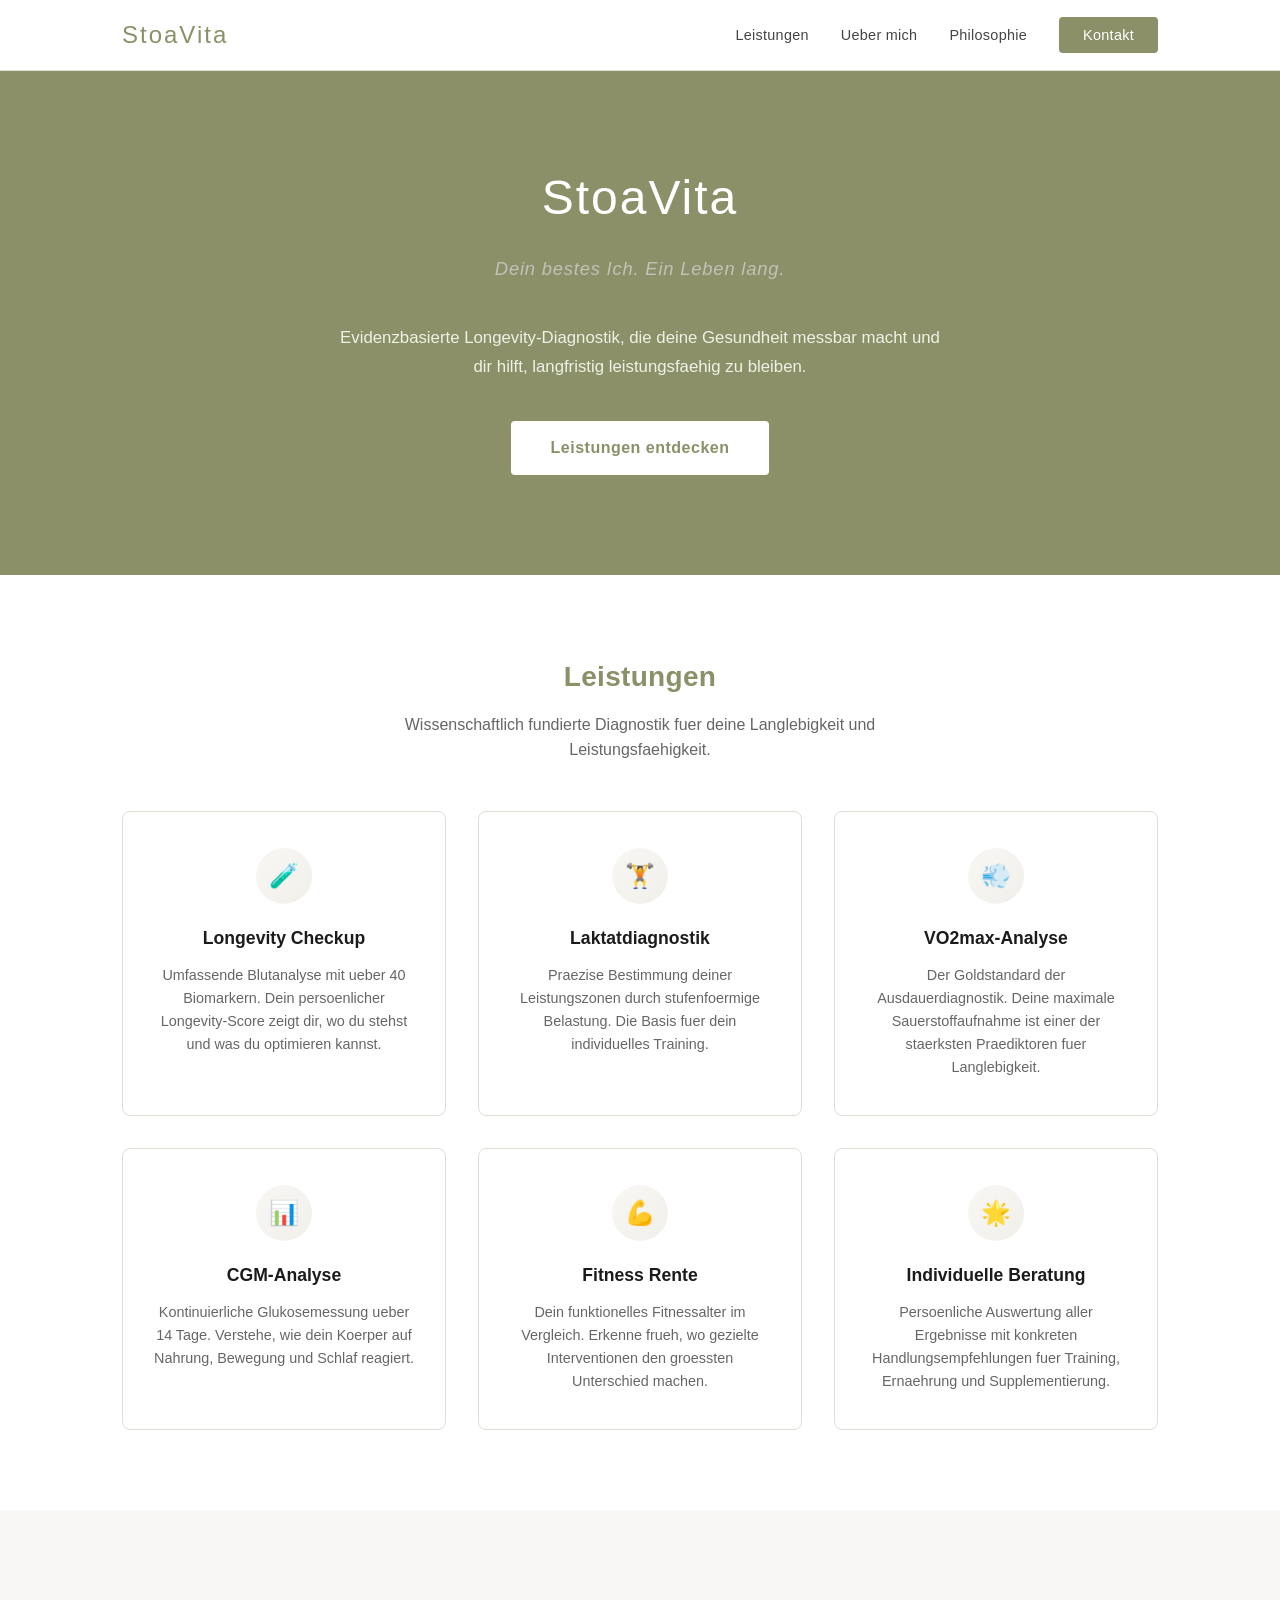
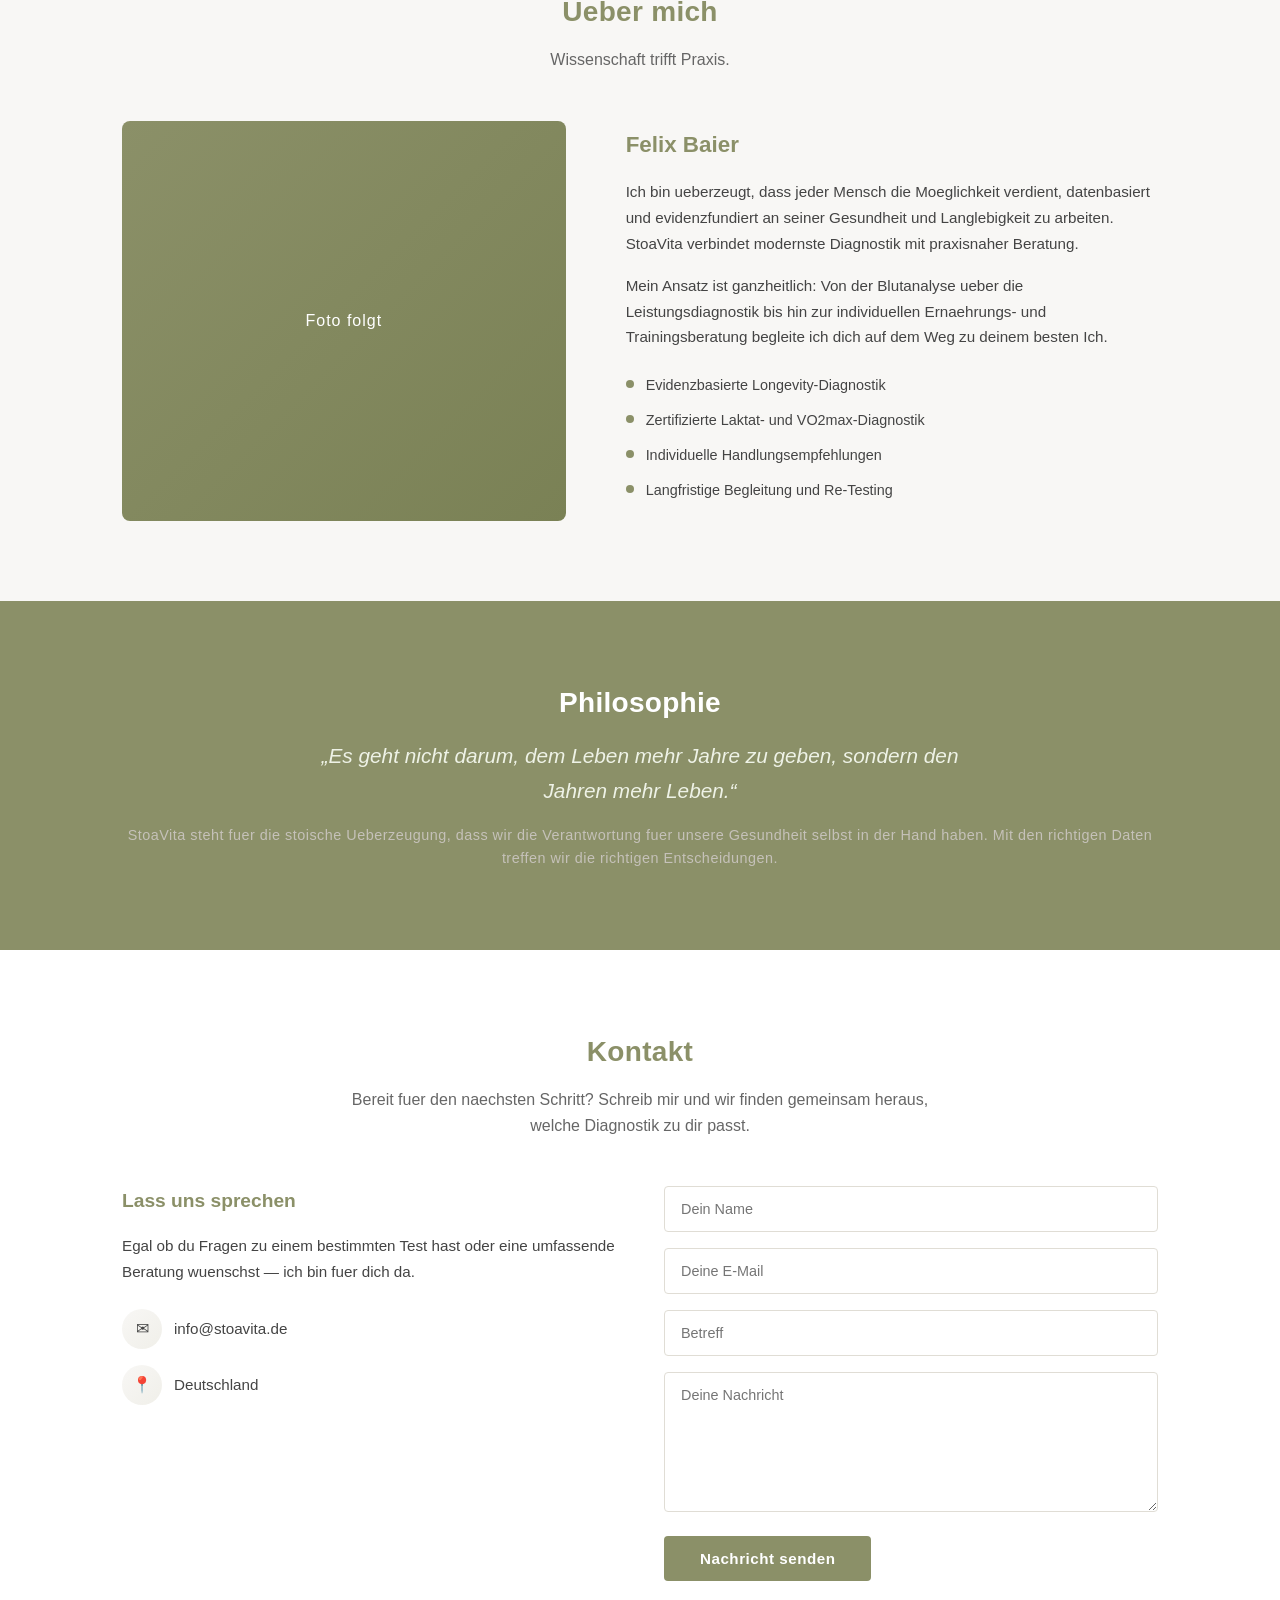
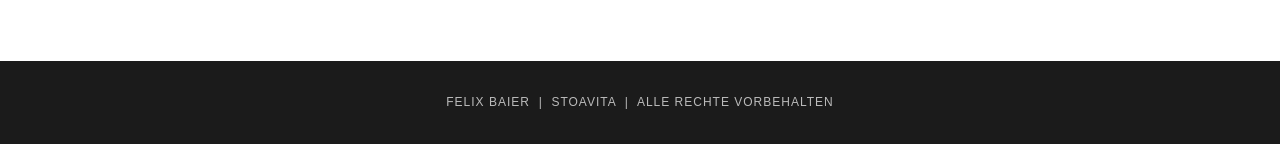
<file: index.html>
<!DOCTYPE html>
<html lang="de">
<head>
  <meta charset="UTF-8">
  <meta name="viewport" content="width=device-width, initial-scale=1.0">
  <meta name="description" content="StoaVita — Evidenzbasierte Longevity-Diagnostik. Langlebigkeit messbar machen mit Laktatdiagnostik, VO2max-Analyse und Longevity Checkup.">
  <title>StoaVita — Dein bestes Ich. Ein Leben lang.</title>
  <link rel="stylesheet" href="css/style.css">
</head>
<body>

  <!-- Navigation -->
  <nav class="navbar">
    <div class="container">
      <a href="#" class="navbar-brand">StoaVita</a>
      <button class="menu-toggle" aria-label="Menu">
        <span></span><span></span><span></span>
      </button>
      <ul class="nav-links">
        <li><a href="#leistungen">Leistungen</a></li>
        <li><a href="#ueber">Ueber mich</a></li>
        <li><a href="#philosophie">Philosophie</a></li>
        <li><a href="#kontakt" class="nav-cta">Kontakt</a></li>
      </ul>
    </div>
  </nav>

  <!-- Hero -->
  <section class="hero" id="hero">
    <div class="container">
      <h1>StoaVita</h1>
      <p class="tagline">Dein bestes Ich. Ein Leben lang.</p>
      <p>Evidenzbasierte Longevity-Diagnostik, die deine Gesundheit messbar macht und dir hilft, langfristig leistungsfaehig zu bleiben.</p>
      <a href="#leistungen" class="hero-cta">Leistungen entdecken</a>
    </div>
  </section>

  <!-- Leistungen -->
  <section id="leistungen">
    <div class="container">
      <h2 class="section-title">Leistungen</h2>
      <p class="section-subtitle">Wissenschaftlich fundierte Diagnostik fuer deine Langlebigkeit und Leistungsfaehigkeit.</p>

      <div class="services-grid">
        <div class="service-card">
          <div class="service-icon">&#x1F9EA;</div>
          <h3>Longevity Checkup</h3>
          <p>Umfassende Blutanalyse mit ueber 40 Biomarkern. Dein persoenlicher Longevity-Score zeigt dir, wo du stehst und was du optimieren kannst.</p>
        </div>

        <div class="service-card">
          <div class="service-icon">&#x1F3CB;</div>
          <h3>Laktatdiagnostik</h3>
          <p>Praezise Bestimmung deiner Leistungszonen durch stufenfoermige Belastung. Die Basis fuer dein individuelles Training.</p>
        </div>

        <div class="service-card">
          <div class="service-icon">&#x1F4A8;</div>
          <h3>VO2max-Analyse</h3>
          <p>Der Goldstandard der Ausdauerdiagnostik. Deine maximale Sauerstoffaufnahme ist einer der staerksten Praediktoren fuer Langlebigkeit.</p>
        </div>

        <div class="service-card">
          <div class="service-icon">&#x1F4CA;</div>
          <h3>CGM-Analyse</h3>
          <p>Kontinuierliche Glukosemessung ueber 14 Tage. Verstehe, wie dein Koerper auf Nahrung, Bewegung und Schlaf reagiert.</p>
        </div>

        <div class="service-card">
          <div class="service-icon">&#x1F4AA;</div>
          <h3>Fitness Rente</h3>
          <p>Dein funktionelles Fitnessalter im Vergleich. Erkenne frueh, wo gezielte Interventionen den groessten Unterschied machen.</p>
        </div>

        <div class="service-card">
          <div class="service-icon">&#x1F31F;</div>
          <h3>Individuelle Beratung</h3>
          <p>Persoenliche Auswertung aller Ergebnisse mit konkreten Handlungsempfehlungen fuer Training, Ernaehrung und Supplementierung.</p>
        </div>
      </div>
    </div>
  </section>

  <!-- Ueber mich -->
  <section class="about" id="ueber">
    <div class="container">
      <h2 class="section-title">Ueber mich</h2>
      <p class="section-subtitle">Wissenschaft trifft Praxis.</p>

      <div class="about-content">
        <div class="about-image">Foto folgt</div>
        <div class="about-text">
          <h3>Felix Baier</h3>
          <p>Ich bin ueberzeugt, dass jeder Mensch die Moeglichkeit verdient, datenbasiert und evidenzfundiert an seiner Gesundheit und Langlebigkeit zu arbeiten. StoaVita verbindet modernste Diagnostik mit praxisnaher Beratung.</p>
          <p>Mein Ansatz ist ganzheitlich: Von der Blutanalyse ueber die Leistungsdiagnostik bis hin zur individuellen Ernaehrungs- und Trainingsberatung begleite ich dich auf dem Weg zu deinem besten Ich.</p>
          <ul class="about-highlights">
            <li><span class="dot"></span>Evidenzbasierte Longevity-Diagnostik</li>
            <li><span class="dot"></span>Zertifizierte Laktat- und VO2max-Diagnostik</li>
            <li><span class="dot"></span>Individuelle Handlungsempfehlungen</li>
            <li><span class="dot"></span>Langfristige Begleitung und Re-Testing</li>
          </ul>
        </div>
      </div>
    </div>
  </section>

  <!-- Philosophie -->
  <section class="philosophy" id="philosophie">
    <div class="container">
      <h2 class="section-title">Philosophie</h2>
      <blockquote>
        &bdquo;Es geht nicht darum, dem Leben mehr Jahre zu geben, sondern den Jahren mehr Leben.&ldquo;
      </blockquote>
      <p class="quote-author">StoaVita steht fuer die stoische Ueberzeugung, dass wir die Verantwortung fuer unsere Gesundheit selbst in der Hand haben. Mit den richtigen Daten treffen wir die richtigen Entscheidungen.</p>
    </div>
  </section>

  <!-- Kontakt -->
  <section id="kontakt">
    <div class="container">
      <h2 class="section-title">Kontakt</h2>
      <p class="section-subtitle">Bereit fuer den naechsten Schritt? Schreib mir und wir finden gemeinsam heraus, welche Diagnostik zu dir passt.</p>

      <div class="contact-content">
        <div class="contact-info">
          <h3>Lass uns sprechen</h3>
          <p>Egal ob du Fragen zu einem bestimmten Test hast oder eine umfassende Beratung wuenschst — ich bin fuer dich da.</p>
          <ul class="contact-details">
            <li>
              <span class="icon">&#x2709;</span>
              <span>info@stoavita.de</span>
            </li>
            <li>
              <span class="icon">&#x1F4CD;</span>
              <span>Deutschland</span>
            </li>
          </ul>
        </div>

        <form class="contact-form" action="#" method="post">
          <input type="text" name="name" placeholder="Dein Name" required>
          <input type="email" name="email" placeholder="Deine E-Mail" required>
          <input type="text" name="betreff" placeholder="Betreff">
          <textarea name="nachricht" placeholder="Deine Nachricht" required></textarea>
          <button type="submit" class="btn-primary">Nachricht senden</button>
        </form>
      </div>
    </div>
  </section>

  <!-- Footer -->
  <footer class="footer">
    <div class="container">
      <p>Felix Baier &nbsp;|&nbsp; StoaVita &nbsp;|&nbsp; Alle Rechte vorbehalten</p>
    </div>
  </footer>

  <script src="js/main.js"></script>
</body>
</html>
</file>
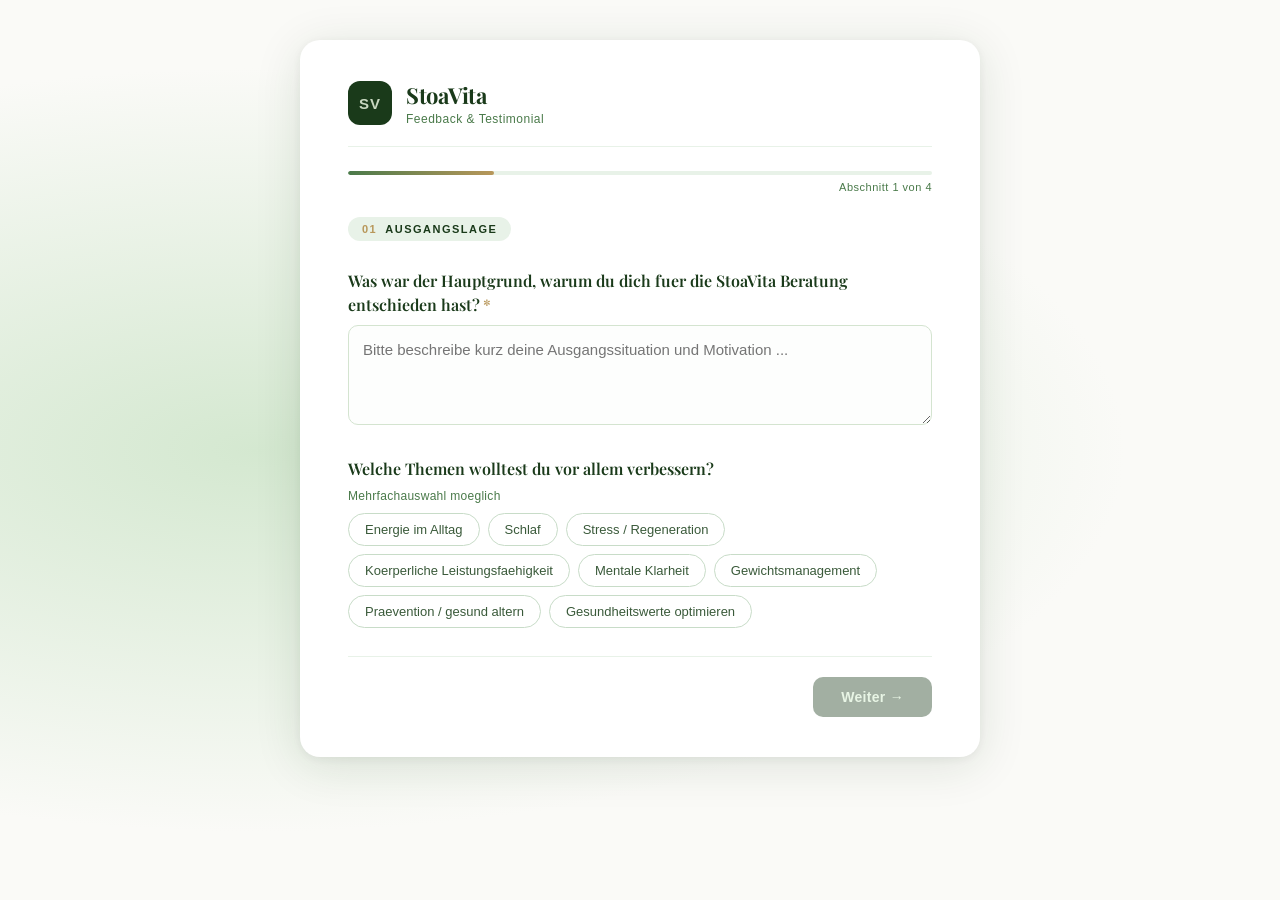
<file: feedback.html>
<!DOCTYPE html>
<html lang="de">
<head>
<meta charset="UTF-8">
<meta name="viewport" content="width=device-width, initial-scale=1.0">
<title>StoaVita — Feedback & Testimonial</title>
<style>
  @import url('https://fonts.googleapis.com/css2?family=Playfair+Display:wght@400;600;700&display=swap');

  *, *::before, *::after { margin: 0; padding: 0; box-sizing: border-box; }

  :root {
    --sv-dark: #1a3a1a;
    --sv-green: #4a7a4a;
    --sv-green-light: #e8f2e8;
    --sv-gold: #b8975a;
    --sv-bg: #fafaf7;
    --sv-white: #ffffff;
    --sv-border: #d4e4d0;
    --sv-text: #2a3a2a;
    --sv-muted: #7a9a7a;
    --sv-olive: #8B9068;
  }

  body {
    font-family: 'Segoe UI', -apple-system, BlinkMacSystemFont, 'Helvetica Neue', Arial, sans-serif;
    background: radial-gradient(ellipse at 20% 50%, #d4e8d0 0%, var(--sv-bg) 60%);
    color: var(--sv-text);
    min-height: 100vh;
    display: flex;
    align-items: flex-start;
    justify-content: center;
    padding: 40px 16px;
  }

  .card {
    background: var(--sv-white);
    border-radius: 20px;
    box-shadow: 0 8px 48px rgba(26,58,26,0.12), 0 2px 8px rgba(26,58,26,0.06);
    padding: 40px 48px;
    width: 100%;
    max-width: 680px;
  }

  @media (max-width: 600px) {
    .card { padding: 28px 20px; }
    body { padding: 20px 12px; }
  }

  /* Header */
  .header {
    display: flex;
    align-items: center;
    gap: 14px;
    padding-bottom: 20px;
    margin-bottom: 24px;
    border-bottom: 1px solid var(--sv-green-light);
  }

  .logo-box {
    width: 44px; height: 44px;
    border-radius: 12px;
    background: var(--sv-dark);
    color: #c8d8c0;
    display: flex; align-items: center; justify-content: center;
    font-size: 15px; font-weight: 700; letter-spacing: 1px;
    flex-shrink: 0;
  }

  .header-text h1 {
    font-family: 'Playfair Display', Georgia, serif;
    font-size: 22px; font-weight: 700; color: var(--sv-dark);
    letter-spacing: -0.3px;
  }

  .header-text p {
    font-size: 12px; color: var(--sv-green);
    letter-spacing: 0.5px; margin-top: 2px;
  }

  /* Progress */
  .progress-bar { height: 4px; border-radius: 2px; background: var(--sv-green-light); margin-bottom: 6px; overflow: hidden; }
  .progress-fill { height: 100%; border-radius: 2px; background: linear-gradient(90deg, var(--sv-green), var(--sv-gold)); transition: width 0.4s ease; }
  .progress-label { font-size: 11px; color: var(--sv-green); text-align: right; letter-spacing: 0.5px; margin-bottom: 24px; }

  /* Step pill */
  .step-pill {
    display: inline-flex; align-items: center; gap: 8px;
    background: var(--sv-green-light); border-radius: 20px;
    padding: 6px 14px; font-size: 11px; font-weight: 700;
    letter-spacing: 1.5px; text-transform: uppercase;
    color: var(--sv-dark); margin-bottom: 28px;
  }
  .step-pill .num { color: var(--sv-gold); font-weight: 800; }

  /* Questions */
  .question { margin-bottom: 28px; }
  .question:last-child { margin-bottom: 0; }

  .question label {
    display: block; font-family: 'Playfair Display', Georgia, serif;
    font-size: 16px; font-weight: 600; color: var(--sv-dark);
    line-height: 1.5; margin-bottom: 8px;
  }

  .question label .req { color: var(--sv-gold); margin-left: 3px; }
  .question .hint { font-size: 12px; color: var(--sv-green); margin-bottom: 10px; letter-spacing: 0.3px; }

  textarea, input[type="text"], input[type="email"] {
    width: 100%; border: 1.5px solid var(--sv-border); border-radius: 10px;
    padding: 12px 14px; font-size: 15px; font-family: inherit;
    color: var(--sv-text); background: #fdfefd; line-height: 1.6;
    resize: vertical; outline: none; transition: border-color 0.2s;
  }
  textarea:focus, input:focus { border-color: var(--sv-green); }
  textarea { min-height: 100px; }

  /* Chips */
  .chips { display: flex; flex-wrap: wrap; gap: 8px; }
  .chip {
    padding: 8px 16px; border-radius: 24px; font-size: 13px;
    border: 1.5px solid #c8dcc8; background: var(--sv-white);
    color: #3a5a3a; cursor: pointer; transition: all 0.2s;
    user-select: none; font-family: inherit;
  }
  .chip:hover { border-color: var(--sv-green); }
  .chip.selected {
    border-color: var(--sv-dark); background: var(--sv-dark); color: #c8e8c0;
  }
  .chip.selected::before { content: "\2713 "; color: var(--sv-gold); font-weight: 700; }

  /* Rating */
  .rating-row { display: flex; gap: 6px; flex-wrap: wrap; margin-bottom: 6px; }
  .rating-btn {
    width: 44px; height: 44px; border-radius: 10px; border: 1.5px solid #c8dcc8;
    background: var(--sv-white); color: var(--sv-green); font-size: 14px; font-weight: 600;
    cursor: pointer; transition: all 0.2s; font-family: inherit;
  }
  .rating-btn:hover { border-color: var(--sv-green); }
  .rating-btn.filled { background: var(--sv-green-light); color: var(--sv-dark); }
  .rating-btn.selected {
    border-color: var(--sv-dark); background: var(--sv-dark); color: #c8e8c0;
    transform: scale(1.1); box-shadow: 0 4px 12px rgba(26,58,26,0.25);
  }
  .rating-labels { display: flex; justify-content: space-between; font-size: 11px; color: var(--sv-muted); letter-spacing: 0.3px; }

  /* Radio */
  .radio-group { display: flex; flex-direction: column; gap: 8px; }
  .radio-btn {
    display: flex; align-items: center; gap: 10px;
    padding: 12px 16px; border-radius: 10px; border: 1.5px solid #c8dcc8;
    background: var(--sv-white); cursor: pointer; transition: all 0.2s;
    font-size: 14px; color: #2a4a2a; font-family: inherit; text-align: left; width: 100%;
  }
  .radio-btn:hover { border-color: var(--sv-green); }
  .radio-btn.selected { border-color: var(--sv-green); background: var(--sv-green-light); color: var(--sv-dark); font-weight: 600; }
  .radio-dot {
    width: 16px; height: 16px; border-radius: 50%; border: 2px solid #b0cab0;
    flex-shrink: 0; transition: all 0.2s;
  }
  .radio-btn.selected .radio-dot {
    border-color: var(--sv-dark); background: var(--sv-dark);
    box-shadow: inset 0 0 0 3px var(--sv-white);
  }

  /* Highlight box */
  .highlight-box {
    background: linear-gradient(135deg, #f7fdf7, #fffdf4);
    border: 1px solid rgba(184,151,90,0.2);
    border-radius: 12px; padding: 20px 22px; margin: 0 -4px;
  }

  /* Navigation */
  .nav { display: flex; justify-content: space-between; align-items: center; margin-top: 28px; padding-top: 20px; border-top: 1px solid var(--sv-green-light); gap: 12px; }
  .btn-back {
    padding: 12px 20px; border-radius: 10px; border: 1.5px solid #c8dcc8;
    background: transparent; color: var(--sv-green); font-size: 14px;
    font-weight: 600; cursor: pointer; font-family: inherit;
  }
  .btn-back:hover { border-color: var(--sv-green); }
  .btn-next {
    margin-left: auto; padding: 12px 28px; border-radius: 10px; border: none;
    background: var(--sv-dark); color: #c8e8c0; font-size: 14px;
    font-weight: 700; cursor: pointer; font-family: inherit;
    letter-spacing: 0.3px; box-shadow: 0 4px 16px rgba(26,58,26,0.2);
    transition: all 0.2s;
  }
  .btn-next:hover { transform: translateY(-1px); box-shadow: 0 6px 20px rgba(26,58,26,0.3); }
  .btn-next:disabled { opacity: 0.4; cursor: not-allowed; transform: none; box-shadow: none; }

  /* Success */
  .success { text-align: center; padding: 20px 0; }
  .success .check { font-size: 52px; color: var(--sv-green); margin-bottom: 16px; }
  .success h2 { font-family: 'Playfair Display', Georgia, serif; font-size: 28px; color: var(--sv-dark); margin-bottom: 12px; }
  .success p { color: #4a5e4a; max-width: 400px; margin: 0 auto 28px; line-height: 1.7; }
  .success .sig { font-size: 13px; letter-spacing: 2px; color: var(--sv-muted); }

  /* Copy button */
  .btn-copy {
    display: inline-flex; align-items: center; gap: 8px;
    padding: 12px 24px; border-radius: 10px; border: 1.5px solid var(--sv-olive);
    background: var(--sv-white); color: var(--sv-olive); font-size: 14px;
    font-weight: 600; cursor: pointer; font-family: inherit;
    transition: all 0.2s; margin-top: 16px;
  }
  .btn-copy:hover { background: var(--sv-olive); color: var(--sv-white); }
  .btn-copy.copied { background: var(--sv-green); color: var(--sv-white); border-color: var(--sv-green); }

  .btn-email {
    display: inline-flex; align-items: center; gap: 8px;
    padding: 14px 28px; border-radius: 10px; border: none;
    background: var(--sv-dark); color: #c8e8c0; font-size: 14px;
    font-weight: 700; cursor: pointer; font-family: inherit;
    letter-spacing: 0.3px; box-shadow: 0 4px 16px rgba(26,58,26,0.2);
    transition: all 0.2s; text-decoration: none; margin-top: 12px;
  }
  .btn-email:hover { transform: translateY(-1px); }

  .hidden { display: none !important; }
</style>
</head>
<body>

<div class="card" id="app">
  <!-- Header -->
  <div class="header">
    <div class="logo-box">SV</div>
    <div class="header-text">
      <h1>StoaVita</h1>
      <p>Feedback & Testimonial</p>
    </div>
  </div>

  <!-- Progress -->
  <div class="progress-bar"><div class="progress-fill" id="progressFill" style="width: 25%"></div></div>
  <div class="progress-label" id="progressLabel">Abschnitt 1 von 4</div>

  <!-- STEP 1: Ausgangslage -->
  <div class="step" id="step1">
    <div class="step-pill"><span class="num">01</span> Ausgangslage</div>

    <div class="question">
      <label>Was war der Hauptgrund, warum du dich fuer die StoaVita Beratung entschieden hast?<span class="req">*</span></label>
      <textarea id="q1" placeholder="Bitte beschreibe kurz deine Ausgangssituation und Motivation ..."></textarea>
    </div>

    <div class="question">
      <label>Welche Themen wolltest du vor allem verbessern?</label>
      <div class="hint">Mehrfachauswahl moeglich</div>
      <div class="chips" id="q2chips">
        <button class="chip" data-q="q2">Energie im Alltag</button>
        <button class="chip" data-q="q2">Schlaf</button>
        <button class="chip" data-q="q2">Stress / Regeneration</button>
        <button class="chip" data-q="q2">Koerperliche Leistungsfaehigkeit</button>
        <button class="chip" data-q="q2">Mentale Klarheit</button>
        <button class="chip" data-q="q2">Gewichtsmanagement</button>
        <button class="chip" data-q="q2">Praevention / gesund altern</button>
        <button class="chip" data-q="q2">Gesundheitswerte optimieren</button>
      </div>
    </div>
  </div>

  <!-- STEP 2: Ergebnisse -->
  <div class="step hidden" id="step2">
    <div class="step-pill"><span class="num">02</span> Ergebnisse</div>

    <div class="question">
      <label>Was hat sich durch die Zusammenarbeit fuer dich am deutlichsten veraendert?<span class="req">*</span></label>
      <textarea id="q3" placeholder="Konkrete Veraenderungen, spuerbare Unterschiede im Alltag ..."></textarea>
    </div>

    <div class="question">
      <label>Welche Empfehlungen hast du tatsaechlich umgesetzt?</label>
      <div class="hint">Mehrfachauswahl moeglich</div>
      <div class="chips" id="q4chips">
        <button class="chip" data-q="q4">Ernaehrung</button>
        <button class="chip" data-q="q4">Schlafoptimierung</button>
        <button class="chip" data-q="q4">Training / Bewegung</button>
        <button class="chip" data-q="q4">Stressmanagement</button>
        <button class="chip" data-q="q4">Supplemente</button>
        <button class="chip" data-q="q4">Routinen / Alltagsstruktur</button>
        <button class="chip" data-q="q4">Tracking von Gesundheitswerten</button>
      </div>
    </div>

    <div class="question">
      <label>Was war dein groesster persoenlicher Nutzen?<span class="req">*</span></label>
      <textarea id="q5" placeholder="Was hat sich fuer dich am nachhaltigsten veraendert? ..."></textarea>
    </div>
  </div>

  <!-- STEP 3: Bewertung -->
  <div class="step hidden" id="step3">
    <div class="step-pill"><span class="num">03</span> Bewertung</div>

    <div class="question">
      <label>Wie stark hat dir die Beratung insgesamt geholfen?<span class="req">*</span></label>
      <div class="rating-row" data-q="q6"></div>
      <div class="rating-labels"><span>Kaum hilfreich</span><span>Extrem hilfreich</span></div>
    </div>

    <div class="question">
      <label>Wie verstaendlich und alltagstauglich waren die Empfehlungen?<span class="req">*</span></label>
      <div class="rating-row" data-q="q7"></div>
      <div class="rating-labels"><span>Schwer umsetzbar</span><span>Sehr klar & leicht umsetzbar</span></div>
    </div>

    <div class="question">
      <label>Hattest du das Gefuehl, verantwortungsvoll und fair beraten worden zu sein?<span class="req">*</span></label>
      <div class="rating-row" data-q="q8"></div>
      <div class="rating-labels"><span>Ueberhaupt nicht</span><span>Absolut</span></div>
    </div>
  </div>

  <!-- STEP 4: Testimonial & Freigabe -->
  <div class="step hidden" id="step4">
    <div class="step-pill"><span class="num">04</span> Testimonial & Freigabe</div>

    <div class="question">
      <div class="highlight-box">
        <label>Wenn du die StoaVita Beratung in 1-2 Saetzen beschreiben muesstest — was wuerdest du sagen?<span class="req">*</span></label>
        <textarea id="q9" placeholder="Dein persoenliches Statement ..." rows="3"></textarea>
      </div>
    </div>

    <div class="question">
      <label>Dein Name<span class="req">*</span></label>
      <input type="text" id="qName" placeholder="Vorname Nachname">
    </div>

    <div class="question">
      <label>Deine E-Mail (nur fuer Rueckfragen)<span class="req">*</span></label>
      <input type="email" id="qEmail" placeholder="name@beispiel.de">
    </div>

    <div class="question">
      <label>Duerfen wir dein Feedback als Testimonial verwenden?<span class="req">*</span></label>
      <div class="radio-group" id="q10radios">
        <button class="radio-btn" data-val="full"><span class="radio-dot"></span>Ja, mit Name und Funktion</button>
        <button class="radio-btn" data-val="firstname"><span class="radio-dot"></span>Ja, nur mit Vorname</button>
        <button class="radio-btn" data-val="anon"><span class="radio-dot"></span>Ja, anonym</button>
        <button class="radio-btn" data-val="no"><span class="radio-dot"></span>Nein, bitte nicht veroeffentlichen</button>
      </div>
    </div>
  </div>

  <!-- SUCCESS -->
  <div class="step hidden" id="stepSuccess">
    <div class="success">
      <div class="check">&#10003;</div>
      <h2>Vielen Dank!</h2>
      <p id="sendStatus" style="font-weight: 600; margin-bottom: 8px; color: #4a7a4a;">Wird gesendet...</p>
      <p>Dein Feedback ist fuer mich und die Weiterentwicklung meiner Beratung sehr wertvoll. Ich melde mich zeitnah bei dir.</p>

      <a id="emailBtn" class="btn-email" href="#" style="display:none;">&#9993; Alternativ per E-Mail senden</a>
      <br>
      <button id="copyBtn" class="btn-copy">&#128203; In Zwischenablage kopieren</button>

      <br><br>
      <div class="sig">STOA<strong>VITA</strong> &middot; Felix Baier</div>
    </div>
  </div>

  <!-- Navigation -->
  <div class="nav" id="navBar">
    <button class="btn-back hidden" id="btnBack" onclick="goBack()">&larr; Zurueck</button>
    <button class="btn-next" id="btnNext" onclick="goNext()" disabled>Weiter &rarr;</button>
  </div>
</div>

<script>
(function() {
  var currentStep = 1;
  var totalSteps = 4;
  var answers = {};
  var chips = {};

  // Init rating buttons
  document.querySelectorAll('.rating-row[data-q]').forEach(function(row) {
    var qid = row.dataset.q;
    for (var i = 1; i <= 10; i++) {
      var btn = document.createElement('button');
      btn.className = 'rating-btn';
      btn.textContent = i;
      btn.dataset.val = i;
      btn.onclick = function() {
        answers[qid] = parseInt(this.dataset.val);
        updateRating(row, qid);
        validate();
      };
      row.appendChild(btn);
    }
  });

  function updateRating(row, qid) {
    var val = answers[qid] || 0;
    row.querySelectorAll('.rating-btn').forEach(function(btn) {
      var n = parseInt(btn.dataset.val);
      btn.className = 'rating-btn' + (n === val ? ' selected' : (n < val ? ' filled' : ''));
    });
  }

  // Chip selection
  document.querySelectorAll('.chip').forEach(function(chip) {
    chip.onclick = function() {
      var qid = this.dataset.q;
      if (!chips[qid]) chips[qid] = [];
      var text = this.textContent.replace(/^\u2713 /, '');
      var idx = chips[qid].indexOf(text);
      if (idx === -1) {
        chips[qid].push(text);
        this.classList.add('selected');
      } else {
        chips[qid].splice(idx, 1);
        this.classList.remove('selected');
      }
      validate();
    };
  });

  // Radio selection
  document.querySelectorAll('.radio-btn').forEach(function(btn) {
    btn.onclick = function() {
      var group = this.parentElement;
      group.querySelectorAll('.radio-btn').forEach(function(b) { b.classList.remove('selected'); });
      this.classList.add('selected');
      answers['q10'] = this.dataset.val;
      validate();
    };
  });

  // Input validation on typing
  document.querySelectorAll('textarea, input').forEach(function(el) {
    el.addEventListener('input', validate);
  });

  function validate() {
    var valid = true;
    if (currentStep === 1) {
      if (!val('q1') || val('q1').length < 3) valid = false;
    } else if (currentStep === 2) {
      if (!val('q3') || val('q3').length < 3) valid = false;
      if (!val('q5') || val('q5').length < 3) valid = false;
    } else if (currentStep === 3) {
      if (!answers['q6']) valid = false;
      if (!answers['q7']) valid = false;
      if (!answers['q8']) valid = false;
    } else if (currentStep === 4) {
      if (!val('q9') || val('q9').length < 3) valid = false;
      if (!val('qName') || val('qName').length < 2) valid = false;
      if (!val('qEmail') || val('qEmail').indexOf('@') === -1) valid = false;
      if (!answers['q10']) valid = false;
    }
    document.getElementById('btnNext').disabled = !valid;
  }

  function val(id) {
    var el = document.getElementById(id);
    return el ? el.value.trim() : '';
  }

  window.goNext = function() {
    if (document.getElementById('btnNext').disabled) return;
    if (currentStep < totalSteps) {
      showStep(currentStep + 1);
    } else {
      submit();
    }
  };

  window.goBack = function() {
    if (currentStep > 1) showStep(currentStep - 1);
  };

  function showStep(n) {
    for (var i = 1; i <= totalSteps; i++) {
      document.getElementById('step' + i).classList.toggle('hidden', i !== n);
    }
    currentStep = n;
    var pct = (n / totalSteps) * 100;
    document.getElementById('progressFill').style.width = pct + '%';
    document.getElementById('progressLabel').textContent = 'Abschnitt ' + n + ' von ' + totalSteps;
    document.getElementById('btnBack').classList.toggle('hidden', n === 1);
    document.getElementById('btnNext').textContent = n === totalSteps ? 'Absenden' : 'Weiter \u2192';
    validate();
    window.scrollTo({ top: 0, behavior: 'smooth' });
  }

  function submit() {
    var text = buildText();
    var freigabe = { full: 'Mit vollem Namen', firstname: 'Nur Vorname', anon: 'Anonym', no: 'Keine Veroeffentlichung' };

    // Send to Formspree automatically
    var formData = {
      name: val('qName'),
      email: val('qEmail'),
      freigabe: freigabe[answers['q10']] || '-',
      hauptgrund: val('q1'),
      themen: (chips['q2'] || []).join(', '),
      veraenderungen: val('q3'),
      umgesetzte_massnahmen: (chips['q4'] || []).join(', '),
      groesster_nutzen: val('q5'),
      bewertung_gesamthilfe: (answers['q6'] || '-') + '/10',
      bewertung_verstaendlichkeit: (answers['q7'] || '-') + '/10',
      bewertung_vertrauen: (answers['q8'] || '-') + '/10',
      testimonial: val('q9'),
      _subject: 'Neues StoaVita Testimonial von ' + val('qName')
    };

    fetch('https://formspree.io/f/mreolywa', {
      method: 'POST',
      headers: { 'Content-Type': 'application/json', 'Accept': 'application/json' },
      body: JSON.stringify(formData)
    }).then(function(res) {
      if (!res.ok) {
        document.getElementById('sendStatus').textContent = 'Automatisches Senden fehlgeschlagen. Bitte nutze die Buttons unten.';
        document.getElementById('sendStatus').style.color = '#b56565';
        document.getElementById('emailBtn').style.display = 'inline-flex';
      } else {
        document.getElementById('sendStatus').textContent = 'Dein Feedback wurde erfolgreich gesendet!';
        document.getElementById('sendStatus').style.color = '#4a7a4a';
      }
    }).catch(function() {
      document.getElementById('sendStatus').textContent = 'Automatisches Senden fehlgeschlagen. Bitte nutze die Buttons unten.';
      document.getElementById('sendStatus').style.color = '#b56565';
      document.getElementById('emailBtn').style.display = 'inline-flex';
    });

    // Show success
    for (var i = 1; i <= totalSteps; i++) document.getElementById('step' + i).classList.add('hidden');
    document.getElementById('stepSuccess').classList.remove('hidden');
    document.getElementById('navBar').classList.add('hidden');
    document.getElementById('progressFill').style.width = '100%';
    document.getElementById('progressLabel').textContent = 'Abgeschlossen';

    // Email button (fallback)
    var subject = encodeURIComponent('StoaVita Testimonial von ' + val('qName'));
    var body = encodeURIComponent(text);
    document.getElementById('emailBtn').href = 'mailto:info@stoavita.de?subject=' + subject + '&body=' + body;

    // Copy button (fallback)
    document.getElementById('copyBtn').onclick = function() {
      navigator.clipboard.writeText(text).then(function() {
        var btn = document.getElementById('copyBtn');
        btn.classList.add('copied');
        btn.innerHTML = '&#10003; Kopiert!';
        setTimeout(function() { btn.classList.remove('copied'); btn.innerHTML = '&#128203; In Zwischenablage kopieren'; }, 2500);
      });
    };
  }

  function buildText() {
    var freigabe = { full: 'Mit vollem Namen', firstname: 'Nur Vorname', anon: 'Anonym', no: 'Keine Veroeffentlichung' };
    var lines = [];
    lines.push('=== STOAVITA FEEDBACK & TESTIMONIAL ===');
    lines.push('');
    lines.push('Name: ' + val('qName'));
    lines.push('E-Mail: ' + val('qEmail'));
    lines.push('Freigabe: ' + (freigabe[answers['q10']] || '-'));
    lines.push('');
    lines.push('--- AUSGANGSLAGE ---');
    lines.push('Hauptgrund: ' + val('q1'));
    lines.push('Themen: ' + (chips['q2'] || []).join(', '));
    lines.push('');
    lines.push('--- ERGEBNISSE ---');
    lines.push('Veraenderungen: ' + val('q3'));
    lines.push('Umgesetzte Massnahmen: ' + (chips['q4'] || []).join(', '));
    lines.push('Groesster Nutzen: ' + val('q5'));
    lines.push('');
    lines.push('--- BEWERTUNG ---');
    lines.push('Gesamthilfe: ' + (answers['q6'] || '-') + '/10');
    lines.push('Verstaendlichkeit: ' + (answers['q7'] || '-') + '/10');
    lines.push('Vertrauenswuerdigkeit: ' + (answers['q8'] || '-') + '/10');
    lines.push('');
    lines.push('--- TESTIMONIAL ---');
    lines.push(val('q9'));
    lines.push('');
    lines.push('---');
    lines.push('Gesendet via StoaVita Testimonial-Formular');
    return lines.join('\n');
  }

  validate();
})();
</script>
</body>
</html>
</file>
<file: css/style.css>
/* ============================================
   StoaVita Website — Design System v1
   Farben & Typografie aus StoaVita_Design_System_v1
   ============================================ */

/* --- Reset & Base --- */
*, *::before, *::after {
  margin: 0;
  padding: 0;
  box-sizing: border-box;
}

html {
  scroll-behavior: smooth;
  font-size: 16px;
}

body {
  font-family: 'Segoe UI', -apple-system, BlinkMacSystemFont, 'Helvetica Neue', Arial, sans-serif;
  color: #1B1B1B;
  background: #FFFFFF;
  line-height: 1.6;
}

a {
  color: #8B9068;
  text-decoration: none;
  transition: color 0.3s;
}

a:hover {
  color: #7a8155;
}

img {
  max-width: 100%;
  height: auto;
}

/* --- Container --- */
.container {
  max-width: 1100px;
  margin: 0 auto;
  padding: 0 32px;
}

/* --- Navigation --- */
.navbar {
  background: #FFFFFF;
  border-bottom: 1px solid #E0DDD5;
  position: fixed;
  top: 0;
  left: 0;
  right: 0;
  z-index: 1000;
  padding: 0 32px;
}

.navbar .container {
  display: flex;
  align-items: center;
  justify-content: space-between;
  height: 70px;
}

.navbar-brand {
  font-size: 1.5rem;
  font-weight: 300;
  color: #8B9068;
  letter-spacing: 2px;
}

.navbar-brand:hover {
  color: #7a8155;
}

.nav-links {
  display: flex;
  list-style: none;
  gap: 32px;
  align-items: center;
}

.nav-links a {
  color: #444;
  font-size: 0.9rem;
  font-weight: 500;
  letter-spacing: 0.3px;
  transition: color 0.3s;
}

.nav-links a:hover {
  color: #8B9068;
}

.nav-cta {
  background: #8B9068;
  color: #FFFFFF !important;
  padding: 10px 24px;
  border-radius: 4px;
  font-weight: 600;
  font-size: 0.85rem;
  letter-spacing: 0.5px;
  transition: background 0.3s;
}

.nav-cta:hover {
  background: #7a8155;
  color: #FFFFFF !important;
}

/* Mobile Menu Toggle */
.menu-toggle {
  display: none;
  background: none;
  border: none;
  cursor: pointer;
  padding: 8px;
}

.menu-toggle span {
  display: block;
  width: 24px;
  height: 2px;
  background: #1B1B1B;
  margin: 5px 0;
  transition: 0.3s;
}

/* --- Hero Section --- */
.hero {
  background: #8B9068;
  padding: 160px 32px 100px;
  text-align: center;
  color: #FFFFFF;
}

.hero h1 {
  font-size: 3rem;
  font-weight: 300;
  letter-spacing: 2px;
  margin-bottom: 16px;
}

.hero .tagline {
  font-size: 1.15rem;
  color: #C5C1B9;
  font-style: italic;
  letter-spacing: 0.8px;
  margin-bottom: 40px;
}

.hero p {
  font-size: 1.05rem;
  color: #eef2e6;
  max-width: 600px;
  margin: 0 auto 40px;
  line-height: 1.7;
}

.hero-cta {
  display: inline-block;
  background: #FFFFFF;
  color: #8B9068;
  padding: 14px 40px;
  border-radius: 4px;
  font-weight: 600;
  font-size: 1rem;
  letter-spacing: 0.5px;
  transition: all 0.3s;
}

.hero-cta:hover {
  background: #F8F7F5;
  color: #7a8155;
  transform: translateY(-2px);
  box-shadow: 0 4px 20px rgba(0,0,0,0.15);
}

/* --- Section Base --- */
section {
  padding: 80px 0;
}

.section-title {
  font-size: 1.75rem;
  font-weight: 600;
  color: #8B9068;
  letter-spacing: 0.3px;
  margin-bottom: 12px;
  text-align: center;
}

.section-subtitle {
  font-size: 1rem;
  color: #666;
  text-align: center;
  max-width: 600px;
  margin: 0 auto 48px;
  line-height: 1.6;
}

/* --- Leistungen (Services) --- */
.services-grid {
  display: grid;
  grid-template-columns: repeat(3, 1fr);
  gap: 32px;
}

.service-card {
  background: #FFFFFF;
  border: 1px solid #E0DDD5;
  border-radius: 8px;
  padding: 36px 28px;
  text-align: center;
  transition: all 0.3s;
}

.service-card:hover {
  transform: translateY(-4px);
  box-shadow: 0 8px 30px rgba(0,0,0,0.08);
  border-color: #8B9068;
}

.service-icon {
  width: 56px;
  height: 56px;
  background: linear-gradient(135deg, #F8F7F5, #F0EFE9);
  border-radius: 50%;
  display: flex;
  align-items: center;
  justify-content: center;
  margin: 0 auto 20px;
  font-size: 1.5rem;
}

.service-card h3 {
  font-size: 1.1rem;
  font-weight: 700;
  color: #1B1B1B;
  margin-bottom: 12px;
}

.service-card p {
  font-size: 0.9rem;
  color: #666;
  line-height: 1.6;
}

/* --- Ueber Mich (About) --- */
.about {
  background: #F8F7F5;
}

.about-content {
  display: grid;
  grid-template-columns: 1fr 1.2fr;
  gap: 60px;
  align-items: center;
}

.about-image {
  background: linear-gradient(135deg, #8B9068, #7a8155);
  border-radius: 8px;
  height: 400px;
  display: flex;
  align-items: center;
  justify-content: center;
  color: #FFFFFF;
  font-size: 1rem;
  letter-spacing: 1px;
  font-weight: 300;
}

.about-text h3 {
  font-size: 1.4rem;
  font-weight: 600;
  color: #8B9068;
  margin-bottom: 16px;
}

.about-text p {
  font-size: 0.95rem;
  color: #444;
  line-height: 1.7;
  margin-bottom: 16px;
}

.about-highlights {
  list-style: none;
  margin-top: 24px;
}

.about-highlights li {
  display: flex;
  align-items: flex-start;
  gap: 12px;
  margin-bottom: 12px;
  font-size: 0.9rem;
  color: #444;
}

.about-highlights .dot {
  width: 8px;
  height: 8px;
  min-width: 8px;
  background: #8B9068;
  border-radius: 50%;
  margin-top: 6px;
}

/* --- Philosophie --- */
.philosophy {
  background: #8B9068;
  color: #FFFFFF;
  text-align: center;
  padding: 80px 0;
}

.philosophy .section-title {
  color: #FFFFFF;
}

.philosophy blockquote {
  font-size: 1.3rem;
  font-style: italic;
  color: #eef2e6;
  max-width: 700px;
  margin: 0 auto 16px;
  line-height: 1.7;
}

.philosophy .quote-author {
  font-size: 0.9rem;
  color: #C5C1B9;
  letter-spacing: 0.5px;
}

/* --- Kontakt --- */
.contact-content {
  display: grid;
  grid-template-columns: 1fr 1fr;
  gap: 48px;
}

.contact-info h3 {
  font-size: 1.2rem;
  font-weight: 600;
  color: #8B9068;
  margin-bottom: 16px;
}

.contact-info p {
  font-size: 0.95rem;
  color: #444;
  line-height: 1.7;
  margin-bottom: 24px;
}

.contact-details {
  list-style: none;
}

.contact-details li {
  display: flex;
  align-items: center;
  gap: 12px;
  margin-bottom: 16px;
  font-size: 0.95rem;
  color: #444;
}

.contact-details .icon {
  width: 40px;
  height: 40px;
  background: linear-gradient(135deg, #F8F7F5, #F0EFE9);
  border-radius: 50%;
  display: flex;
  align-items: center;
  justify-content: center;
  font-size: 1rem;
  flex-shrink: 0;
}

.contact-form input,
.contact-form textarea {
  width: 100%;
  padding: 14px 16px;
  border: 1px solid #E0DDD5;
  border-radius: 4px;
  font-family: inherit;
  font-size: 0.9rem;
  color: #1B1B1B;
  background: #FFFFFF;
  margin-bottom: 16px;
  transition: border-color 0.3s;
}

.contact-form input:focus,
.contact-form textarea:focus {
  outline: none;
  border-color: #8B9068;
}

.contact-form textarea {
  height: 140px;
  resize: vertical;
}

.btn-primary {
  display: inline-block;
  background: #8B9068;
  color: #FFFFFF;
  padding: 14px 36px;
  border: none;
  border-radius: 4px;
  font-family: inherit;
  font-size: 0.95rem;
  font-weight: 600;
  letter-spacing: 0.5px;
  cursor: pointer;
  transition: all 0.3s;
}

.btn-primary:hover {
  background: #7a8155;
  transform: translateY(-1px);
}

/* --- Footer --- */
.footer {
  background: #1B1B1B;
  color: #BBB;
  text-align: center;
  padding: 32px;
}

.footer p {
  font-size: 0.75rem;
  letter-spacing: 1px;
  text-transform: uppercase;
}

.footer a {
  color: #BBB;
}

.footer a:hover {
  color: #FFFFFF;
}

/* --- Responsive --- */
@media (max-width: 768px) {
  .menu-toggle {
    display: block;
  }

  .nav-links {
    display: none;
    position: absolute;
    top: 70px;
    left: 0;
    right: 0;
    background: #FFFFFF;
    flex-direction: column;
    padding: 24px 32px;
    gap: 20px;
    border-bottom: 1px solid #E0DDD5;
    box-shadow: 0 4px 20px rgba(0,0,0,0.08);
  }

  .nav-links.active {
    display: flex;
  }

  .hero {
    padding: 130px 24px 70px;
  }

  .hero h1 {
    font-size: 2rem;
  }

  .services-grid {
    grid-template-columns: 1fr;
    gap: 20px;
  }

  .about-content {
    grid-template-columns: 1fr;
    gap: 32px;
  }

  .about-image {
    height: 250px;
  }

  .contact-content {
    grid-template-columns: 1fr;
  }

  .philosophy blockquote {
    font-size: 1.1rem;
  }
}
</file>
